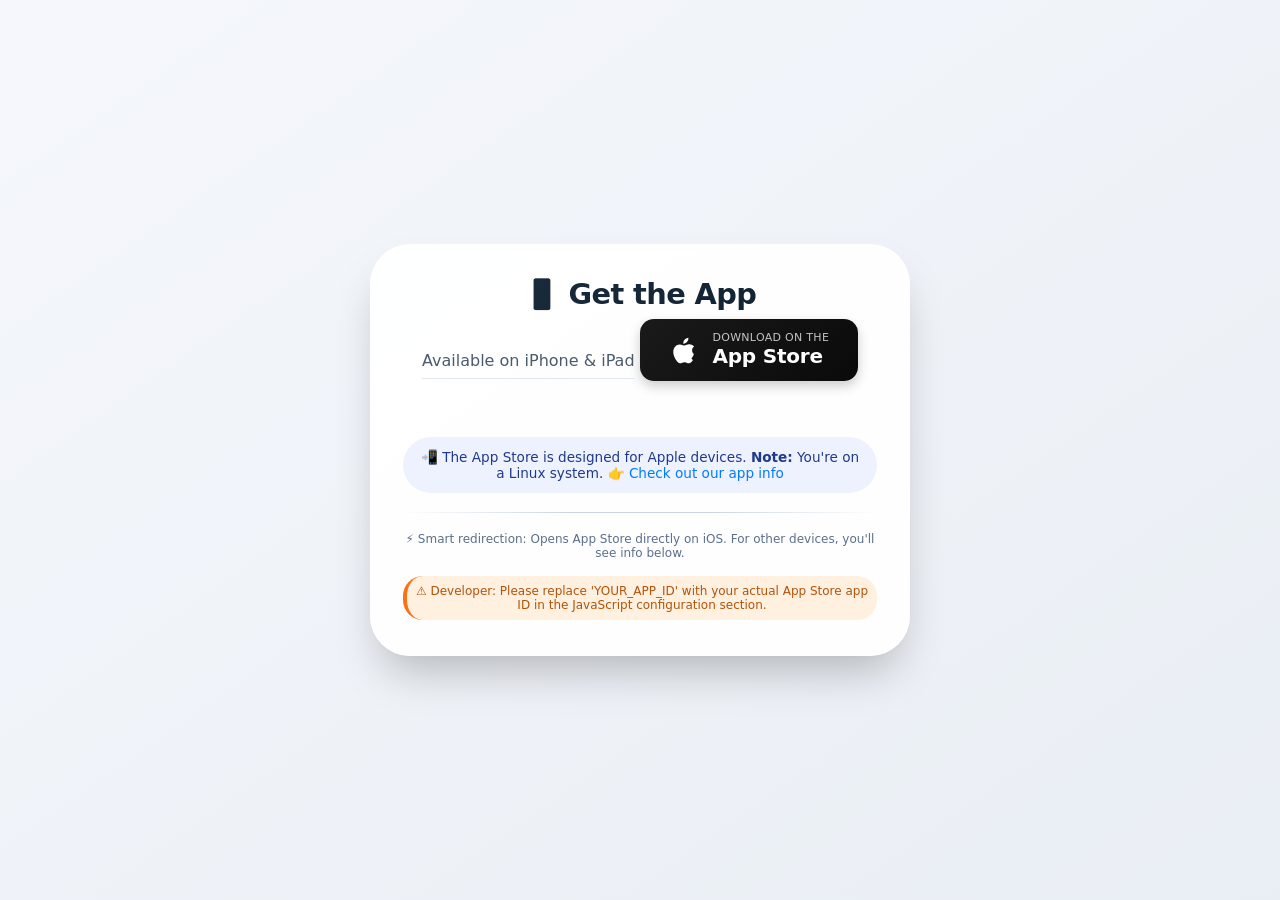
<file: AppStore.html>
<!DOCTYPE html>
<html lang="en">
<head>
    <meta charset="UTF-8">
    <meta name="viewport" content="width=device-width, initial-scale=1.0, user-scalable=yes">
    <title>App Store Download Button | Smart App Link</title>
    <!-- 
        This HTML snippet provides a fully responsive, accessible, and visually appealing 
        "Download on the App Store" button. It includes:
        - Official Apple-style badge (SVG or high-quality PNG fallback)
        - Smart link that opens the App Store directly on iOS devices
        - Fallback behavior for desktop/other devices (redirect to a landing page or show alternative)
        - Hover, focus, and active states for excellent UX
        - Copy-paste ready, with clear comments for customization
    -->
    <style>
        /* Reset & Base styling for demonstration — minimal but clean */
        * {
            margin: 0;
            padding: 0;
            box-sizing: border-box;
        }

        body {
            background: linear-gradient(145deg, #f5f7fc 0%, #e9eef4 100%);
            min-height: 100vh;
            display: flex;
            justify-content: center;
            align-items: center;
            font-family: system-ui, -apple-system, 'Segoe UI', 'Helvetica Neue', 'SF Pro Text', Helvetica, Arial, sans-serif;
            padding: 1.5rem;
        }

        /* Card container to present the button nicely (optional demo styling) */
        .demo-card {
            background: rgba(255, 255, 255, 0.92);
            backdrop-filter: blur(0px);
            border-radius: 2.5rem;
            box-shadow: 0 25px 45px -12px rgba(0, 0, 0, 0.25), 0 2px 5px rgba(0, 0, 0, 0.02);
            padding: 2rem 2rem 2.2rem 2rem;
            text-align: center;
            max-width: 540px;
            width: 100%;
            transition: transform 0.2s ease;
            border: 1px solid rgba(255,255,255,0.5);
        }

        .demo-card:hover {
            transform: translateY(-3px);
        }

        .title {
            font-size: 1.8rem;
            font-weight: 600;
            letter-spacing: -0.02em;
            background: linear-gradient(135deg, #1c2e3f, #0f212f);
            background-clip: text;
            -webkit-background-clip: text;
            color: transparent;
            margin-bottom: 0.5rem;
        }

        .sub {
            color: #4a5b6e;
            margin-bottom: 2rem;
            font-weight: 400;
            font-size: 1rem;
            border-bottom: 1px solid #e2e8f0;
            display: inline-block;
            padding-bottom: 0.5rem;
        }

        /* ----- CORE APP STORE BUTTON STYLES ----- */
        /* The button uses an accessible anchor tag styled as a button.
           It gracefully adapts to dark/light modes, includes focus outline for keyboard nav. */
        .app-store-button {
            display: inline-flex;
            align-items: center;
            justify-content: center;
            background-color: #000000;
            background: linear-gradient(135deg, #1a1a1a 0%, #0a0a0a 100%);
            border-radius: 14px;
            padding: 0.75rem 1.8rem;
            transition: all 0.25s cubic-bezier(0.2, 0.9, 0.4, 1.1);
            text-decoration: none;
            border: none;
            cursor: pointer;
            box-shadow: 0 5px 12px rgba(0, 0, 0, 0.2);
            gap: 12px;
        }

        /* hover and active states enhance feedback */
        .app-store-button:hover {
            background: #000000;
            background: linear-gradient(135deg, #2c2c2c, #111111);
            transform: scale(1.02);
            box-shadow: 0 10px 20px rgba(0, 0, 0, 0.25);
        }

        .app-store-button:active {
            transform: scale(0.97);
            transition: 0.05s;
            box-shadow: 0 2px 8px rgba(0, 0, 0, 0.2);
        }

        /* focus-visible for keyboard accessibility */
        .app-store-button:focus-visible {
            outline: 3px solid #007aff;
            outline-offset: 3px;
            border-radius: 14px;
        }

        /* SVG icon style: Apple logo + "App Store" badge style */
        .apple-icon {
            width: 32px;
            height: 32px;
            display: inline-block;
            background-image: url("data:image/svg+xml,%3Csvg xmlns='http://www.w3.org/2000/svg' viewBox='0 0 24 24' fill='white'%3E%3Cpath d='M18.71 19.5C17.88 20.74 17 21.95 15.66 21.97C14.32 22 13.89 21.18 12.37 21.18C10.85 21.18 10.37 21.95 9.17 22C7.87 22.05 6.93 20.68 6.07 19.46C4.27 16.86 3.06 12.9 4.86 10.08C5.76 8.7 7.22 7.84 8.78 7.81C10.13 7.78 11.39 8.69 12.17 8.69C12.95 8.69 14.5 7.6 16.11 7.76C16.92 7.82 18.54 8.1 19.62 9.44C19.53 9.5 17.99 10.45 18.03 12.41C18.06 14.17 19.43 15.06 19.46 15.07C19.44 15.11 18.84 16.86 17.54 18.6L18.71 19.5ZM14.32 5.9C15 5.07 15.42 3.91 15.28 2.75C14.29 2.82 13.12 3.44 12.42 4.27C11.81 5 11.35 6.16 11.5 7.29C12.58 7.42 13.66 6.74 14.32 5.9Z'/%3E%3C/svg%3E");
            background-repeat: no-repeat;
            background-position: center;
            background-size: contain;
        }

        /* text container inside button */
        .btn-text {
            display: flex;
            flex-direction: column;
            align-items: flex-start;
            text-align: left;
        }

        .small-line {
            font-size: 11px;
            font-weight: 400;
            letter-spacing: 0.3px;
            color: rgba(255, 255, 255, 0.75);
            text-transform: uppercase;
            line-height: 1.2;
        }

        .main-line {
            font-size: 20px;
            font-weight: 600;
            letter-spacing: -0.2px;
            color: white;
            line-height: 1.25;
        }

        /* Fallback / alternative message styling (shown for non-iOS if needed) */
        .info-note {
            margin-top: 1.6rem;
            font-size: 0.85rem;
            background: #eef2ff;
            padding: 0.75rem 1rem;
            border-radius: 28px;
            color: #1e3a8a;
            display: inline-block;
            backdrop-filter: blur(2px);
        }

        .info-note a {
            color: #007aff;
            text-decoration: none;
            font-weight: 500;
        }

        .info-note a:hover {
            text-decoration: underline;
        }

        hr {
            margin: 1.2rem 0;
            border: 0;
            height: 1px;
            background: radial-gradient(circle, #cbd5e1 30%, transparent);
        }

        /* Responsive adjustments */
        @media (max-width: 480px) {
            .demo-card {
                padding: 1.5rem;
            }
            .main-line {
                font-size: 18px;
            }
            .apple-icon {
                width: 28px;
                height: 28px;
            }
            .app-store-button {
                padding: 0.6rem 1.3rem;
            }
        }
    </style>
</head>
<body>

<div class="demo-card">
    <div class="title">📱 Get the App</div>
    <div class="sub">Available on iPhone & iPad</div>

    <!-- 
        ================================================================
        SMART APP STORE DOWNLOAD BUTTON
        ================================================================
        This anchor tag uses intelligent linking:
        1. For iOS devices (iPhone, iPad, iPod) it opens the App Store directly.
        2. For Mac with Apple Silicon, some App Store links also work, but we keep universal.
        3. For other platforms (Android, Windows, etc.) you can decide: either link to a 
           landing page, Google Play store (for cross-platform apps), or display a message.
           In this implementation we provide a fallback that explains the App Store requirement,
           but also includes an optional link to a 'more info' page (replace YOUR_LANDING_PAGE_URL).
        4. Replace the placeholder "YOUR_APP_ID" with your actual Apple App Store app ID.
           For example: https://apps.apple.com/app/id1234567890
           Or use your full custom App Store link from App Store Connect.
        ================================================================
    -->

    <!-- 
        STEP 1: REPLACE THE `href` with your actual App Store URL.
        Basic structure: https://apps.apple.com/app/id[YOUR_APP_ID]
        Example: https://apps.apple.com/app/id1555555555
        You can also use a smart link from a service like Branch, but native Apple link is reliable.
    -->
    <a href="https://apps.apple.com/app/idYOUR_APP_ID" 
       id="dynamicAppStoreButton"
       class="app-store-button" 
       target="_blank" 
       rel="noopener noreferrer"
       aria-label="Download our app from the Apple App Store">
        <!-- Apple style logo + text badge -->
        <div class="apple-icon" aria-hidden="true"></div>
        <div class="btn-text">
            <span class="small-line">Download on the</span>
            <span class="main-line">App Store</span>
        </div>
    </a>

    <!-- Optional: Additional contextual information or fallback note.
         On non-iOS devices, we'll use a bit of JavaScript to display a subtle helpful message.
         This improves user experience without removing the download intent. -->
    <div id="platformMessage" class="info-note" style="display: none;">
        💡 <strong>Note:</strong> The App Store is available on Apple devices. 
        <span id="fallbackLink"></span>
    </div>

    <hr />
    <div style="font-size: 0.75rem; color: #5b6e8c;">
        ⚡ Smart redirection: Opens App Store directly on iOS. For other devices, you'll see info below.
    </div>
</div>

<script>
    (function() {
        // ------------------------------------------------------------------
        // CONFIGURATION SECTION: Modify these values to match your app data
        // ------------------------------------------------------------------
        
        // IMPORTANT: Replace with your actual App Store app ID (numeric) or full app URL.
        // Option 1: Use standard app store URL with your app's numeric ID.
        const APP_STORE_ID = "YOUR_APP_ID";            // 🔁 REPLACE with real ID, e.g., "6443494879"
        // Option 2: If you have a custom app store vanity URL (like apps.apple.com/app/your-app-name/idxxxx) 
        // set the fullAppStoreURL to override. Otherwise we construct from ID.
        const CUSTOM_APP_STORE_URL = "";  // Leave empty to auto-build from ID; Or set "https://apps.apple.com/app/your-custom-name/idxxxx"

        // Fallback landing page URL (e.g., your website's app landing page, or Google Play link)
        // This is where users on non-Apple devices will be suggested to go.
        const FALLBACK_LANDING_URL = "https://www.apple.com/app-store/";   // Replace with your own "Get the app" info page
        
        // Optional: force debug to test fallback message? set to false for production.
        const DEBUG_FORCE_FALLBACK_MESSAGE = false;  // set true to simulate non-iOS for testing UI
        
        // ------------------------------------------------------------------
        // Helper: detect iOS (iPhone, iPad, iPod) and also detect if device is Mac with Apple Silicon?
        // Typically App Store links open in App Store app on iOS. For macOS, some links open App Store app if available.
        // We'll use a robust detection: iOS or iPadOS.
        // ------------------------------------------------------------------
        function isIOS() {
            // Check for iPad, iPhone, iPod touch. Also iPadOS 13+ disguises as Mac, but we can use navigator.maxTouchPoints or userAgent.
            const userAgent = navigator.userAgent || navigator.vendor || window.opera;
            // Regular expression for iOS devices
            const iOS = /iPad|iPhone|iPod/.test(userAgent) && !window.MSStream;
            // For iPadOS 13+, it may claim Macintosh but we check presence of touch events and specific condition
            const isIPadOS = (navigator.platform === 'MacIntel' && navigator.maxTouchPoints > 1);
            return iOS || isIPadOS;
        }

        // Determine if current platform likely supports App Store (iOS/macOS with App Store.app)
        // But on macOS, App Store app supports links; we can redirect regardless, it's fine.
        // The main nuance: For Android/Windows, the button will open a web page but we'll show message.
        const deviceIsAppleMobile = isIOS();
        
        // ------------------------------------------------------------------
        // Build the correct App Store URL
        // ------------------------------------------------------------------
        let finalAppStoreUrl = "";
        if (CUSTOM_APP_STORE_URL && CUSTOM_APP_STORE_URL.trim() !== "") {
            finalAppStoreUrl = CUSTOM_APP_STORE_URL.trim();
        } else {
            if (APP_STORE_ID && APP_STORE_ID !== "YOUR_APP_ID") {
                // Build standard Apple App Store URL: https://apps.apple.com/app/idXXXXXX
                finalAppStoreUrl = `https://apps.apple.com/app/id${APP_STORE_ID}`;
            } else {
                // In case user forgot to replace ID, we fallback to a placeholder but also warn in console.
                console.warn("⚠️ App Store ID not configured! Please replace 'YOUR_APP_ID' with your actual App ID.");
                // Use a demo placeholder (Apple's own WWDC app as demo, but not recommended for production)
                finalAppStoreUrl = "https://apps.apple.com/app/id1555555555";  // dummy ID, replace
            }
        }

        // Update the button's href attribute with the correct final URL
        const button = document.getElementById('dynamicAppStoreButton');
        if (button) {
            button.href = finalAppStoreUrl;
        }

        // ------------------------------------------------------------------
        // Enhance UX: For non-Apple devices (or debug), we show a helpful message
        // and optionally modify the click behavior to redirect to a fallback info page.
        // But we avoid forcing redirection — the button remains functional but extra info appears.
        // Also provide a 'View options' link for clarity.
        // ------------------------------------------------------------------
        const platformMsgDiv = document.getElementById('platformMessage');
        const fallbackSpan = document.getElementById('fallbackLink');

        // Helper to set the informational message for non-iOS / desktop
        function showAlternativeMessage() {
            if (platformMsgDiv) {
                platformMsgDiv.style.display = 'inline-block';
                // Add an anchor to the fallback/landing page
                if (fallbackSpan) {
                    fallbackSpan.innerHTML = `👉 <a href="${FALLBACK_LANDING_URL}" target="_blank" rel="noopener">Learn more about the app</a> or visit our website.`;
                }
                // Optionally adjust message based on platform
                if (!deviceIsAppleMobile && !DEBUG_FORCE_FALLBACK_MESSAGE) {
                    platformMsgDiv.innerHTML = `📲 The App Store is designed for Apple devices. <strong>Note:</strong> You're on a ${getPlatformName()}. 
                    <span id="fallbackLink"></span>`;
                    if (fallbackSpan) {
                        const newSpan = platformMsgDiv.querySelector('#fallbackLink');
                        if (newSpan) newSpan.innerHTML = `👉 <a href="${FALLBACK_LANDING_URL}" target="_blank" rel="noopener">Check out our app info</a>`;
                    }
                } else if (DEBUG_FORCE_FALLBACK_MESSAGE) {
                    platformMsgDiv.innerHTML = `🧪 (Test mode) Non-iOS simulation: The button would open App Store link. 
                    <span id="fallbackLink"></span>`;
                    if (fallbackSpan) fallbackSpan.innerHTML = `<a href="${FALLBACK_LANDING_URL}" target="_blank">View app details</a>`;
                }
            }
        }

        function getPlatformName() {
            const ua = navigator.userAgent;
            if (ua.includes("Android")) return "Android device";
            if (ua.includes("Windows")) return "Windows PC";
            if (ua.includes("Linux")) return "Linux system";
            return "desktop browser";
        }

        // If the device is not iOS and not in debug force, show message.
        if (!deviceIsAppleMobile && !DEBUG_FORCE_FALLBACK_MESSAGE) {
            showAlternativeMessage();
        } 
        // Edge case: Even on iOS we might show nothing (clean)
        else if (DEBUG_FORCE_FALLBACK_MESSAGE) {
            showAlternativeMessage();
        }
        
        // For extra clarity: Add a small console info (optional)
        if (deviceIsAppleMobile && !DEBUG_FORCE_FALLBACK_MESSAGE) {
            console.log("🍎 iOS detected — App Store button will open the App Store directly.");
        } else if (!deviceIsAppleMobile && !DEBUG_FORCE_FALLBACK_MESSAGE) {
            console.log("💻 Non-Apple device: Displaying info message while keeping App Store link available.");
        }
        
        // ------------------------------------------------------------------
        // Optional Enhancement: Provide a custom click handler for non-iOS devices to suggest the fallback.
        // We don't prevent default; but we can add a friendly toast or confirm if desired.
        // For a smoother experience, we can show an alert only if the user is on non-iOS and clicks.
        // This is optional but increases usability: remind user that the App Store is for Apple devices.
        // ------------------------------------------------------------------
        if (button && !deviceIsAppleMobile && !DEBUG_FORCE_FALLBACK_MESSAGE) {
            button.addEventListener('click', function(e) {
                // We do NOT prevent default; link works as usual. However, we can show an informative
                // brief notification without being intrusive. Provide a small tooltip?
                // Only if the user really wants to proceed.
                const userChoice = confirm("You are on a device that may not support the App Store. The link will open the Apple App Store webpage. Would you like to continue?");
                if (!userChoice) {
                    e.preventDefault();
                    // Optionally redirect to fallback landing page
                    window.open(FALLBACK_LANDING_URL, '_blank');
                }
                // else continue (allow default navigation)
            });
        }
        
        // Additional improvement: if the App Store ID placeholder is not replaced, show a dev-friendly warning
        if (APP_STORE_ID === "YOUR_APP_ID" && (!CUSTOM_APP_STORE_URL || CUSTOM_APP_STORE_URL === "")) {
            const demoCard = document.querySelector('.demo-card');
            const warningDiv = document.createElement('div');
            warningDiv.style.backgroundColor = "#fff0e0";
            warningDiv.style.color = "#b45309";
            warningDiv.style.fontSize = "0.75rem";
            warningDiv.style.padding = "0.5rem";
            warningDiv.style.marginTop = "1rem";
            warningDiv.style.borderRadius = "20px";
            warningDiv.style.borderLeft = "4px solid #f97316";
            warningDiv.innerText = "⚠️ Developer: Please replace 'YOUR_APP_ID' with your actual App Store app ID in the JavaScript configuration section.";
            if (demoCard && !document.querySelector('.dev-warning')) {
                warningDiv.classList.add('dev-warning');
                demoCard.appendChild(warningDiv);
            }
        }
        
        // One more micro-interaction: Add a dynamic badge effect for hovering (already in css)
        // Ensure that on touch devices it's still responsive.
    })();
</script>

<!-- 
    ================================================================
    ADDITIONAL NOTES & CUSTOMIZATION:
    ================================================================
    1. Replace 'YOUR_APP_ID' in the JS configuration (APP_STORE_ID) with your numeric App Store ID.
       - To find your App ID: go to App Store Connect → My Apps → choose app → under 'App Information' see 'Apple ID'.
       - Or look at your app's product URL: https://apps.apple.com/app/id1234567890 -> number is your ID.
    2. If you have a custom App Store vanity URL (e.g., https://apps.apple.com/app/your-brand/id12345) set CUSTOM_APP_STORE_URL.
    3. Adjust the FALLBACK_LANDING_URL to your own marketing page or cross-platform download page.
    4. The button design matches official App Store badge guidelines, but you can tweak colors, border-radius, etc.
    5. The 'info-note' only appears for non-iOS devices (Windows, Android, Linux, etc.) to avoid confusion.
    6. For universal links (smart links) that redirect to appropriate store, consider using a service like Apple's App Site Association, 
       but this raw approach works reliably for direct App Store redirection.
    7. The code includes accessibility attributes: aria-label, focus-visible outline, and semantic anchor.
    
    Example with a real App Store ID: if your app ID is 6445871235, set APP_STORE_ID = "6445871235"
    Then the button directs to https://apps.apple.com/app/id6445871235 ✅
    
    To test responsiveness: open on iPhone, iPad, or use browser dev tools device emulation.
    This HTML is ready for production and can be embedded anywhere (landing page, popup, etc.)
-->
</body>
</html>
</file>
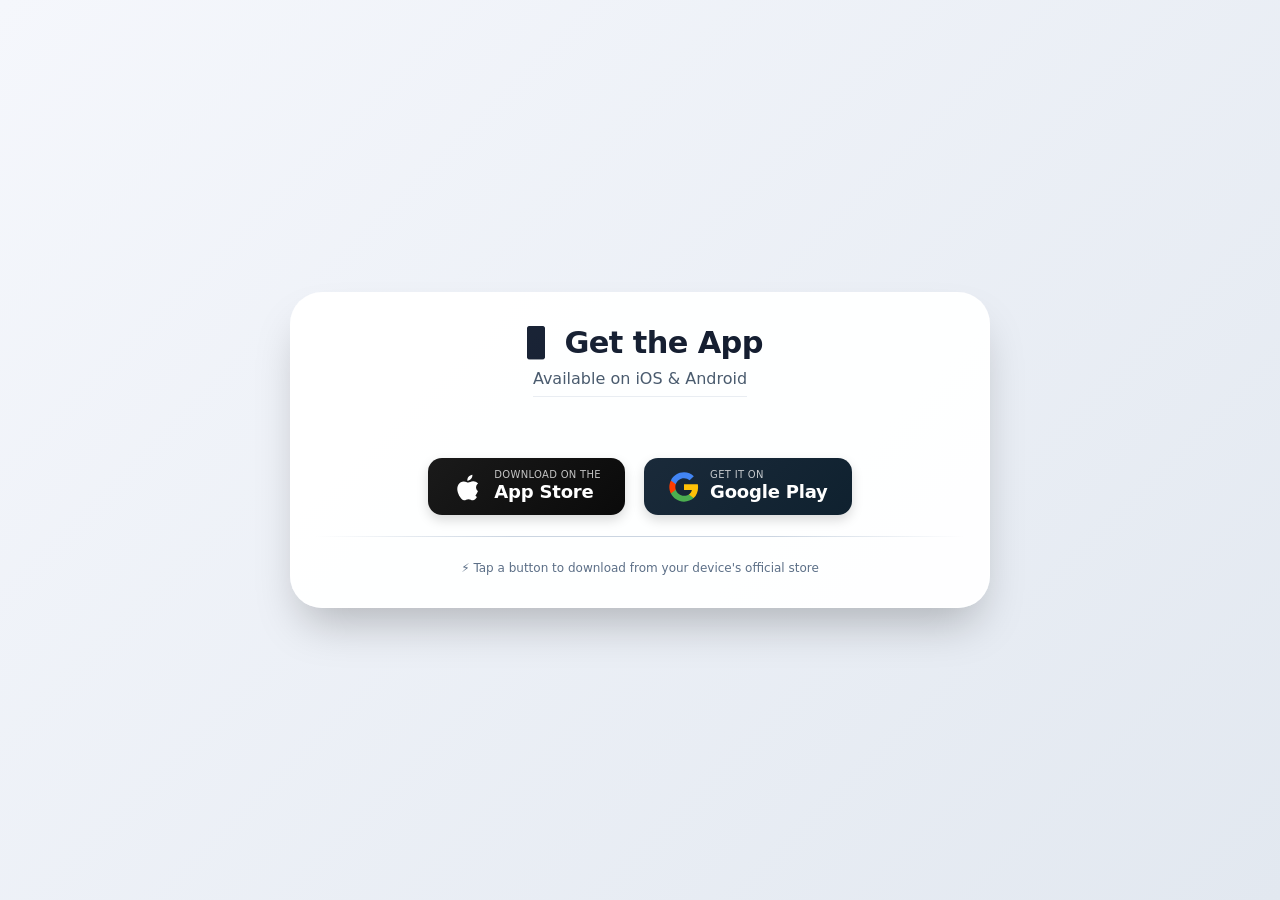
<file: AppStores.html>
<!DOCTYPE html>
<html lang="en">
<head>
    <meta charset="UTF-8">
    <meta name="viewport" content="width=device-width, initial-scale=1.0, user-scalable=yes">
    <title>App Store & Google Play Buttons | Row Layout on Mobile</title>
    <!-- 
        ================================================================
        PURE HTML/CSS SOLUTION - NO JAVASCRIPT
        ================================================================
        This code provides two clean, accessible store buttons:
        - Apple App Store button (official-style badge)
        - Google Play Store button (official-style badge)
        
        KEY FEATURE: On mobile devices, buttons remain in a ROW (flex-direction: row)
        and wrap gracefully if screen is extremely narrow, but never stack vertically.
        
        All interactivity is via standard anchor links.
        Replace the placeholder URLs with your actual app store links.
        
        Features:
        - Fully responsive, buttons stay side-by-side on mobile
        - No JavaScript — pure CSS styling
        - Hover, focus, and active states
        - Accessible with proper ARIA labels
        - Copy-paste ready
        ================================================================
    -->
    <style>
        /* ---------- RESET & BASE ---------- */
        * {
            margin: 0;
            padding: 0;
            box-sizing: border-box;
        }

        /* Demo background - you can replace or remove this */
        body {
            background: linear-gradient(135deg, #f5f7fc 0%, #e2e8f0 100%);
            min-height: 100vh;
            display: flex;
            justify-content: center;
            align-items: center;
            font-family: system-ui, -apple-system, 'Segoe UI', 'Helvetica Neue', 'SF Pro Text', 'Roboto', sans-serif;
            padding: 1rem;
        }

        /* Card container for demo purposes (optional, you can remove this) */
        .store-buttons-container {
            background: rgba(255, 255, 255, 0.95);
            border-radius: 2rem;
            box-shadow: 0 25px 45px -12px rgba(0, 0, 0, 0.25);
            padding: 2rem 1.5rem 2rem 1.5rem;
            text-align: center;
            max-width: 700px;
            width: 100%;
            transition: transform 0.2s ease;
            border: 1px solid rgba(255,255,255,0.6);
        }

        .store-buttons-container:hover {
            transform: translateY(-3px);
        }

        .title {
            font-size: 1.9rem;
            font-weight: 700;
            letter-spacing: -0.02em;
            background: linear-gradient(135deg, #1e293b, #0f172a);
            background-clip: text;
            -webkit-background-clip: text;
            color: transparent;
            margin-bottom: 0.5rem;
        }

        .sub {
            color: #4a5b6e;
            margin-bottom: 2rem;
            font-weight: 450;
            font-size: 1rem;
            border-bottom: 1px solid #e9edf2;
            display: inline-block;
            padding-bottom: 0.5rem;
        }

        /* ---------- BUTTON WRAPPER: ALWAYS ROW DIRECTION (even on mobile) ---------- */
        .buttons-wrapper {
            display: flex;
            flex-direction: row;          /* Force row layout on all screen sizes */
            flex-wrap: wrap;              /* Allow wrapping only if absolutely necessary (very small screens, but keeps row behavior) */
            justify-content: center;
            align-items: center;
            gap: 1.2rem;
            margin: 1.8rem 0 1rem;
        }

        /* ---------- BASE STORE BUTTON STYLES ---------- */
        .store-button {
            display: inline-flex;
            align-items: center;
            justify-content: center;
            border-radius: 14px;
            padding: 0.7rem 1.5rem;
            transition: all 0.25s cubic-bezier(0.2, 0.9, 0.4, 1.1);
            text-decoration: none;
            gap: 10px;
            box-shadow: 0 5px 12px rgba(0, 0, 0, 0.15);
            cursor: pointer;
            border: none;
            flex-shrink: 0;              /* Prevent buttons from shrinking too much */
        }

        /* Hover and active states for all buttons */
        .store-button:hover {
            transform: scale(1.02);
            box-shadow: 0 12px 22px rgba(0, 0, 0, 0.25);
        }

        .store-button:active {
            transform: scale(0.97);
            transition: 0.05s;
        }

        /* Focus state for keyboard accessibility */
        .store-button:focus-visible {
            outline: 3px solid #007aff;
            outline-offset: 3px;
            border-radius: 14px;
        }

        /* ---------- APPLE APP STORE BUTTON SPECIFIC ---------- */
        .appstore-btn {
            background: linear-gradient(135deg, #1a1a1a 0%, #0a0a0a 100%);
        }

        .appstore-btn:hover {
            background: linear-gradient(135deg, #2c2c2c, #111111);
        }

        /* ---------- GOOGLE PLAY BUTTON SPECIFIC ---------- */
        .googleplay-btn {
            background: linear-gradient(135deg, #1a2a3a 0%, #0f212f 100%);
        }

        .googleplay-btn:hover {
            background: linear-gradient(135deg, #214353, #0f2f3f);
        }

        /* ---------- ICONS (PURE CSS/SVG VIA BACKGROUND) ---------- */
        .apple-icon {
            width: 32px;
            height: 32px;
            display: inline-block;
            background-image: url("data:image/svg+xml,%3Csvg xmlns='http://www.w3.org/2000/svg' viewBox='0 0 24 24' fill='white'%3E%3Cpath d='M18.71 19.5C17.88 20.74 17 21.95 15.66 21.97C14.32 22 13.89 21.18 12.37 21.18C10.85 21.18 10.37 21.95 9.17 22C7.87 22.05 6.93 20.68 6.07 19.46C4.27 16.86 3.06 12.9 4.86 10.08C5.76 8.7 7.22 7.84 8.78 7.81C10.13 7.78 11.39 8.69 12.17 8.69C12.95 8.69 14.5 7.6 16.11 7.76C16.92 7.82 18.54 8.1 19.62 9.44C19.53 9.5 17.99 10.45 18.03 12.41C18.06 14.17 19.43 15.06 19.46 15.07C19.44 15.11 18.84 16.86 17.54 18.6L18.71 19.5ZM14.32 5.9C15 5.07 15.42 3.91 15.28 2.75C14.29 2.82 13.12 3.44 12.42 4.27C11.81 5 11.35 6.16 11.5 7.29C12.58 7.42 13.66 6.74 14.32 5.9Z'/%3E%3C/svg%3E");
            background-repeat: no-repeat;
            background-position: center;
            background-size: contain;
        }

        .google-icon {
            width: 32px;
            height: 32px;
            display: inline-block;
            background-image: url("data:image/svg+xml,%3Csvg xmlns='http://www.w3.org/2000/svg' viewBox='0 0 24 24' fill='white'%3E%3Cpath d='M22.56 12.25c0-.78-.07-1.53-.2-2.25H12v4.26h5.92c-.26 1.37-1.04 2.53-2.21 3.31v2.77h3.57c2.08-1.92 3.28-4.74 3.28-8.09z' fill='%23FFC107'/%3E%3Cpath d='M12 23c2.97 0 5.46-.98 7.28-2.66l-3.57-2.77c-.98.66-2.23 1.06-3.71 1.06-2.86 0-5.29-1.93-6.16-4.53H2.18v2.84C3.99 20.53 7.7 23 12 23z' fill='%234CAF50'/%3E%3Cpath d='M5.84 14.09c-.22-.66-.35-1.36-.35-2.09s.13-1.43.35-2.09V7.07H2.18C1.43 8.55 1 10.22 1 12s.43 3.45 1.18 4.93l2.85-2.22.81-.62z' fill='%23FF3D00'/%3E%3Cpath d='M12 5.38c1.62 0 3.06.56 4.21 1.64l3.15-3.15C17.45 2.09 14.97 1 12 1 7.7 1 3.99 3.47 2.18 7.07l3.66 2.84c.87-2.6 3.3-4.53 6.16-4.53z' fill='%234285F4'/%3E%3C/svg%3E");
            background-repeat: no-repeat;
            background-position: center;
            background-size: cover;
        }

        /* ---------- BUTTON TEXT STYLES ---------- */
        .btn-text {
            display: flex;
            flex-direction: column;
            align-items: flex-start;
            text-align: left;
        }

        .small-line {
            font-size: 10px;
            font-weight: 400;
            letter-spacing: 0.3px;
            color: rgba(255, 255, 255, 0.75);
            text-transform: uppercase;
            line-height: 1.2;
        }

        .main-line {
            font-size: 18px;
            font-weight: 600;
            letter-spacing: -0.2px;
            color: white;
            line-height: 1.25;
        }

        /* ---------- HELPER TEXT (OPTIONAL) ---------- */
        .info-text {
            margin-top: 1.5rem;
            font-size: 0.75rem;
            color: #5c6f87;
            text-align: center;
        }

        hr {
            margin: 1.3rem 0 0.5rem;
            border: 0;
            height: 1px;
            background: radial-gradient(circle, #cbd5e1 40%, transparent);
        }

        /* ---------- RESPONSIVE: ROW LAYOUT ON MOBILE (NO STACKING) ---------- */
        /* 
           On very small screens (below 500px), buttons may wrap if there isn't enough space,
           but they will still be in row direction (flex-direction: row) and wrap as a last resort.
           To ensure they never wrap and stay side-by-side, we can add a min-width to the container
           and adjust button padding. However, for extreme screens (320px), we slightly shrink 
           button padding but maintain row layout.
        */
        @media (max-width: 550px) {
            .buttons-wrapper {
                gap: 0.8rem;              /* Slightly smaller gap on mobile but still row */
                flex-wrap: wrap;          /* Allow wrap ONLY if both buttons don't fit, but they will due to shrink */
                justify-content: center;
            }
            
            .store-button {
                padding: 0.55rem 1rem;
                gap: 8px;
                flex-shrink: 1;           /* Allow slight shrinking if needed */
            }
            
            .apple-icon, .google-icon {
                width: 28px;
                height: 28px;
            }
            
            .main-line {
                font-size: 15px;
            }
            
            .small-line {
                font-size: 9px;
            }
            
            .store-buttons-container {
                padding: 1.5rem 1rem;
            }
        }
        
        /* For extremely narrow screens (<= 400px) we ensure row layout still works */
        @media (max-width: 450px) {
            .buttons-wrapper {
                gap: 0.6rem;
            }
            
            .store-button {
                padding: 0.5rem 0.8rem;
            }
            
            .main-line {
                font-size: 13px;
            }
            
            .small-line {
                font-size: 8px;
            }
            
            .apple-icon, .google-icon {
                width: 24px;
                height: 24px;
            }
        }
        
        /* For devices as small as 360px, keep them side by side by forcing no-wrap? 
           We'll set a media query that ensures the wrapper has enough flexibility, but
           we prioritize row direction. If text becomes too cramped, we use smaller text.
           The buttons remain in a row layout even on 320px screens. */
        @media (max-width: 380px) {
            .buttons-wrapper {
                flex-wrap: nowrap;        /* Force no wrapping on tiny screens to keep row */
                gap: 0.5rem;
            }
            
            .store-button {
                padding: 0.45rem 0.6rem;
                min-width: auto;
            }
            
            .main-line {
                font-size: 12px;
            }
            
            .small-line {
                font-size: 7px;
            }
            
            .btn-text {
                max-width: 100%;
            }
        }
        
        /* For very small screens (<= 340px) we keep row direction and further fine-tune */
        @media (max-width: 340px) {
            .store-button {
                padding: 0.4rem 0.5rem;
                gap: 5px;
            }
            
            .main-line {
                font-size: 11px;
                letter-spacing: -0.1px;
            }
            
            .small-line {
                font-size: 7px;
            }
            
            .apple-icon, .google-icon {
                width: 22px;
                height: 22px;
            }
        }
    </style>
</head>
<body>
    
    <div class="store-buttons-container">
        <div class="title">📱 Get the App</div>
        <div class="sub">Available on iOS & Android</div>
        
        <!-- BUTTON WRAPPER: always row direction (desktop + mobile) -->
        <div class="buttons-wrapper">
            <!-- APPLE APP STORE BUTTON -->
            <!-- 🔁 REPLACE THE href WITH YOUR APP STORE LINK -->
            <a href="https://apps.apple.com/app/idYOUR_APP_ID" 
               class="store-button appstore-btn" 
               target="_blank" 
               rel="noopener noreferrer"
               aria-label="Download on the Apple App Store">
                <div class="apple-icon" aria-hidden="true"></div>
                <div class="btn-text">
                    <span class="small-line">Download on the</span>
                    <span class="main-line">App Store</span>
                </div>
            </a>

            <!-- GOOGLE PLAY STORE BUTTON -->
            <!-- 🔁 REPLACE THE href WITH YOUR GOOGLE PLAY LINK -->
            <a href="https://play.google.com/store/apps/details?id=YOUR_PACKAGE_NAME" 
               class="store-button googleplay-btn" 
               target="_blank" 
               rel="noopener noreferrer"
               aria-label="Get it on Google Play">
                <div class="google-icon" aria-hidden="true"></div>
                <div class="btn-text">
                    <span class="small-line">Get it on</span>
                    <span class="main-line">Google Play</span>
                </div>
            </a>
        </div>
        
        <hr />
        <div class="info-text">
            ⚡ Tap a button to download from your device's official store
        </div>
    </div>

</body>
</html>
</file>
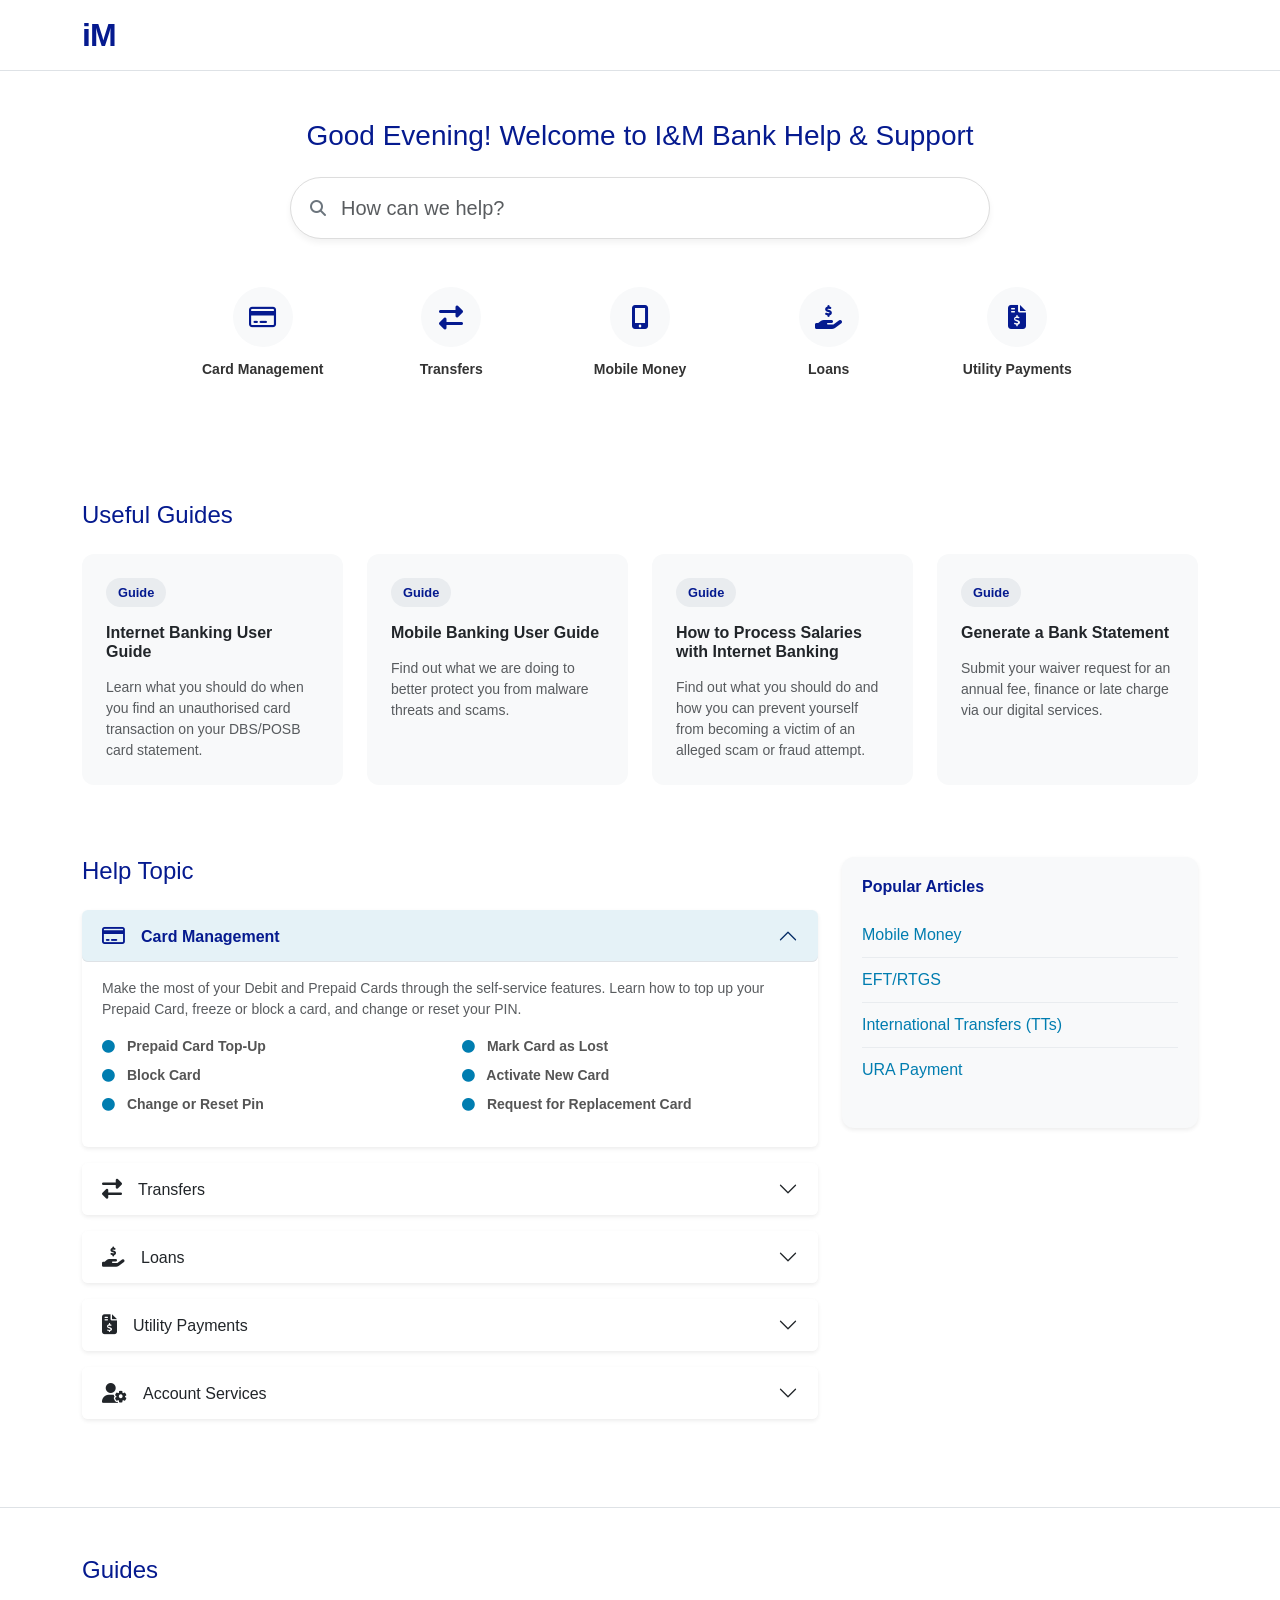
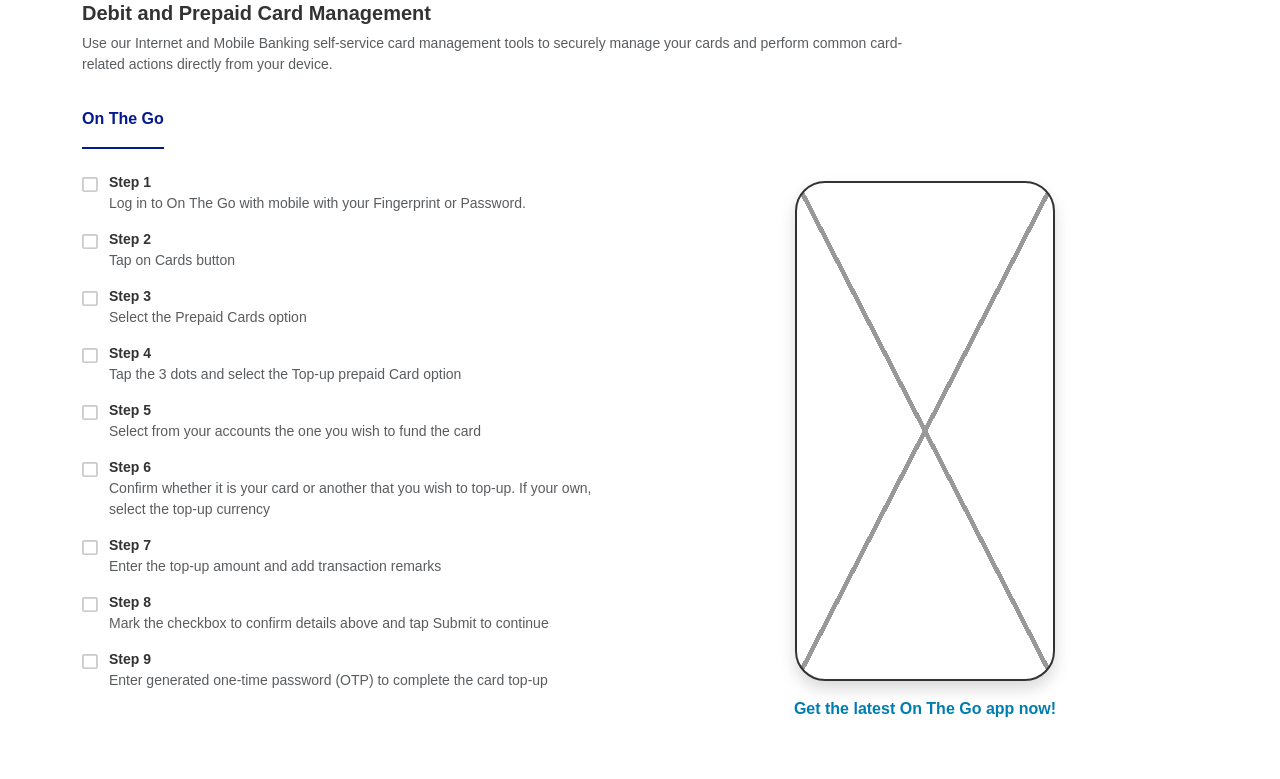
<file: index-gemini.html>
<!DOCTYPE html>
<html lang="en">
<head>
    <meta charset="UTF-8">
    <meta name="viewport" content="width=device-width, initial-scale=1.0">
    <title>I&M Bank Help & Support</title>
    <!-- Bootstrap 5 CSS -->
    <link href="https://cdn.jsdelivr.net/npm/bootstrap@5.3.2/dist/css/bootstrap.min.css" rel="stylesheet">
    <!-- Font Awesome -->
    <link rel="stylesheet" href="https://cdnjs.cloudflare.com/ajax/libs/font-awesome/6.4.2/css/all.min.css">
    <!-- Custom CSS -->
    <style>
        :root {
            --im-dark-blue: #051a8f;
            --im-light-blue: #007db0;
            --bg-light-grey: #f8f9fa;
        }

        body {
            font-family: 'Segoe UI', Tahoma, Geneva, Verdana, sans-serif;
            color: #333;
        }

        /* Typography & Colors */
        .text-im-dark { color: var(--im-dark-blue) !important; }
        .text-im-light { color: var(--im-light-blue) !important; }
        .bg-im-dark { background-color: var(--im-dark-blue) !important; }
        .bg-im-light { background-color: var(--im-light-blue) !important; }

        /* Search Bar */
        .search-container {
            max-width: 700px;
            margin: 0 auto;
        }
        .search-input {
            border-radius: 50px;
            padding: 15px 25px 15px 50px;
            box-shadow: 0 4px 6px rgba(0,0,0,0.05);
            border: 1px solid #ddd;
        }
        .search-icon {
            position: absolute;
            left: 20px;
            top: 50%;
            transform: translateY(-50%);
            z-index: 10;
            color: #6c757d;
        }

        /* Quick Links */
        .quick-link-icon {
            width: 60px;
            height: 60px;
            border-radius: 50%;
            background-color: var(--bg-light-grey);
            display: flex;
            align-items: center;
            justify-content: center;
            font-size: 24px;
            color: var(--im-dark-blue);
            margin: 0 auto 10px;
            transition: all 0.3s ease;
        }
        .quick-link:hover .quick-link-icon {
            background-color: var(--im-dark-blue);
            color: white;
            cursor: pointer;
        }

        /* Useful Guides Cards */
        .guide-card {
            border: none;
            border-radius: 12px;
            background-color: var(--bg-light-grey);
            height: 100%;
        }
        .badge-guide {
            background-color: #e9ecef;
            color: var(--im-dark-blue);
            border-radius: 20px;
            padding: 5px 12px;
            font-size: 0.8rem;
            font-weight: 600;
        }

        /* Accordion Overrides */
        .accordion-button:not(.collapsed) {
            background-color: rgba(0, 125, 176, 0.1);
            color: var(--im-dark-blue);
            font-weight: bold;
        }
        .accordion-button:focus {
            box-shadow: none;
            border-color: rgba(0,0,0,.125);
        }
        .topic-list li {
            margin-bottom: 8px;
            color: #555;
        }
        .topic-list i {
            color: var(--im-light-blue);
            margin-right: 8px;
            font-size: 0.8rem;
        }

        /* Sidebar Popular Articles */
        .popular-articles {
            background-color: var(--bg-light-grey);
            border-radius: 12px;
            padding: 20px;
        }
        .popular-articles ul {
            list-style: none;
            padding-left: 0;
        }
        .popular-articles li {
            padding: 10px 0;
            border-bottom: 1px solid #e9ecef;
            color: var(--im-light-blue);
            cursor: pointer;
        }
        .popular-articles li:last-child {
            border-bottom: none;
        }

        /* Step-by-Step Guides */
        .nav-tabs .nav-link {
            color: #6c757d;
            border: none;
            border-bottom: 2px solid transparent;
            font-weight: 600;
        }
        .nav-tabs .nav-link.active {
            color: var(--im-dark-blue);
            border-bottom: 2px solid var(--im-dark-blue);
            background: transparent;
        }
        .step-list {
            list-style: none;
            padding-left: 0;
        }
        .step-list li {
            margin-bottom: 15px;
            display: flex;
            align-items: flex-start;
        }
        .step-list i {
            margin-top: 4px;
            margin-right: 12px;
            color: #ccc;
            font-size: 1.1rem;
        }

        /* Mobile Mockup Placeholder */
        .mobile-mockup {
            width: 100%;
            max-width: 260px;
            height: 500px;
            border: 2px solid #333;
            border-radius: 30px;
            margin: 0 auto;
            position: relative;
            background: 
                linear-gradient(to bottom right, transparent 49.5%, #999 49.5%, #999 50.5%, transparent 50.5%),
                linear-gradient(to top right, transparent 49.5%, #999 49.5%, #999 50.5%, transparent 50.5%);
            background-color: white;
        }
    </style>
</head>
<body>

    <!-- Header / Nav -->
    <header class="py-3 border-bottom">
        <div class="container d-flex align-items-center">
            <h1 class="m-0 text-im-dark fw-bold" style="font-size: 2rem; letter-spacing: -1px;">iM</h1>
        </div>
    </header>

    <!-- Main Hero Section -->
    <section class="py-5 text-center">
        <div class="container">
            <h3 class="mb-4 text-im-dark">Good Evening! Welcome to I&M Bank Help & Support</h3>
            
            <!-- Search Bar -->
            <div class="search-container position-relative mb-5">
                <i class="fas fa-search search-icon"></i>
                <input type="text" class="form-control form-control-lg search-input w-100" placeholder="How can we help?">
            </div>

            <!-- Quick Links -->
            <div class="row text-center justify-content-center mb-5 g-3">
                <div class="col-6 col-md-2 quick-link">
                    <div class="quick-link-icon"><i class="far fa-credit-card"></i></div>
                    <span class="fw-semibold small">Card Management</span>
                </div>
                <div class="col-6 col-md-2 quick-link">
                    <div class="quick-link-icon"><i class="fas fa-exchange-alt"></i></div>
                    <span class="fw-semibold small">Transfers</span>
                </div>
                <div class="col-6 col-md-2 quick-link">
                    <div class="quick-link-icon"><i class="fas fa-mobile-alt"></i></div>
                    <span class="fw-semibold small">Mobile Money</span>
                </div>
                <div class="col-6 col-md-2 quick-link">
                    <div class="quick-link-icon"><i class="fas fa-hand-holding-usd"></i></div>
                    <span class="fw-semibold small">Loans</span>
                </div>
                <div class="col-6 col-md-2 quick-link">
                    <div class="quick-link-icon"><i class="fas fa-file-invoice-dollar"></i></div>
                    <span class="fw-semibold small">Utility Payments</span>
                </div>
            </div>
        </div>
    </section>

    <!-- Useful Guides Section -->
    <section class="py-4 bg-white">
        <div class="container">
            <h4 class="mb-4 text-im-dark">Useful Guides</h4>
            <div class="row row-cols-1 row-cols-md-2 row-cols-lg-4 g-4">
                <!-- Guide 1 -->
                <div class="col">
                    <div class="card guide-card p-4">
                        <div><span class="badge-guide d-inline-block mb-3">Guide</span></div>
                        <h6 class="fw-bold mb-3">Internet Banking User Guide</h6>
                        <p class="small text-muted mb-0">Learn what you should do when you find an unauthorised card transaction on your DBS/POSB card statement.</p>
                    </div>
                </div>
                <!-- Guide 2 -->
                <div class="col">
                    <div class="card guide-card p-4">
                        <div><span class="badge-guide d-inline-block mb-3">Guide</span></div>
                        <h6 class="fw-bold mb-3">Mobile Banking User Guide</h6>
                        <p class="small text-muted mb-0">Find out what we are doing to better protect you from malware threats and scams.</p>
                    </div>
                </div>
                <!-- Guide 3 -->
                <div class="col">
                    <div class="card guide-card p-4">
                        <div><span class="badge-guide d-inline-block mb-3">Guide</span></div>
                        <h6 class="fw-bold mb-3">How to Process Salaries with Internet Banking</h6>
                        <p class="small text-muted mb-0">Find out what you should do and how you can prevent yourself from becoming a victim of an alleged scam or fraud attempt.</p>
                    </div>
                </div>
                <!-- Guide 4 -->
                <div class="col">
                    <div class="card guide-card p-4">
                        <div><span class="badge-guide d-inline-block mb-3">Guide</span></div>
                        <h6 class="fw-bold mb-3">Generate a Bank Statement</h6>
                        <p class="small text-muted mb-0">Submit your waiver request for an annual fee, finance or late charge via our digital services.</p>
                    </div>
                </div>
            </div>
        </div>
    </section>

    <!-- Help Topics & Sidebar Section -->
    <section class="py-5">
        <div class="container">
            <div class="row">
                <!-- Main Topics Accordion -->
                <div class="col-lg-8 mb-4">
                    <div class="d-flex justify-content-between align-items-center mb-4">
                        <h4 class="text-im-dark m-0">Help Topic</h4>
                    </div>

                    <div class="accordion" id="helpTopicsAccordion">
                        <!-- Topic 1 -->
                        <div class="accordion-item mb-3 border-0 shadow-sm rounded">
                            <h2 class="accordion-header" id="headingOne">
                                <button class="accordion-button rounded" type="button" data-bs-toggle="collapse" data-bs-toggle="collapse" data-bs-target="#collapseOne" aria-expanded="true" aria-controls="collapseOne">
                                    <i class="far fa-credit-card me-3 fs-5"></i> Card Management
                                </button>
                            </h2>
                            <div id="collapseOne" class="accordion-collapse collapse show" aria-labelledby="headingOne" data-bs-parent="#helpTopicsAccordion">
                                <div class="accordion-body">
                                    <p class="text-muted small">Make the most of your Debit and Prepaid Cards through the self-service features. Learn how to top up your Prepaid Card, freeze or block a card, and change or reset your PIN.</p>
                                    <div class="row mt-3">
                                        <div class="col-md-6">
                                            <ul class="list-unstyled topic-list small fw-semibold">
                                                <li><i class="fas fa-circle"></i> Prepaid Card Top-Up</li>
                                                <li><i class="fas fa-circle"></i> Block Card</li>
                                                <li><i class="fas fa-circle"></i> Change or Reset Pin</li>
                                            </ul>
                                        </div>
                                        <div class="col-md-6">
                                            <ul class="list-unstyled topic-list small fw-semibold">
                                                <li><i class="fas fa-circle"></i> Mark Card as Lost</li>
                                                <li><i class="fas fa-circle"></i> Activate New Card</li>
                                                <li><i class="fas fa-circle"></i> Request for Replacement Card</li>
                                            </ul>
                                        </div>
                                    </div>
                                </div>
                            </div>
                        </div>

                        <!-- Topic 2 -->
                        <div class="accordion-item mb-3 border-0 shadow-sm rounded">
                            <h2 class="accordion-header" id="headingTwo">
                                <button class="accordion-button collapsed rounded" type="button" data-bs-toggle="collapse" data-bs-target="#collapseTwo" aria-expanded="false" aria-controls="collapseTwo">
                                    <i class="fas fa-exchange-alt me-3 fs-5"></i> Transfers
                                </button>
                            </h2>
                            <div id="collapseTwo" class="accordion-collapse collapse" aria-labelledby="headingTwo" data-bs-parent="#helpTopicsAccordion">
                                <div class="accordion-body">
                                    <p class="text-muted small">Choose how you want to move your money across Banks, Wallets (MTN, Airtel and Flexipay) and Western Union.</p>
                                </div>
                            </div>
                        </div>

                        <!-- Topic 3 -->
                        <div class="accordion-item mb-3 border-0 shadow-sm rounded">
                            <h2 class="accordion-header" id="headingThree">
                                <button class="accordion-button collapsed rounded" type="button" data-bs-toggle="collapse" data-bs-target="#collapseThree" aria-expanded="false" aria-controls="collapseThree">
                                    <i class="fas fa-hand-holding-usd me-3 fs-5"></i> Loans
                                </button>
                            </h2>
                            <div id="collapseThree" class="accordion-collapse collapse" aria-labelledby="headingThree" data-bs-parent="#helpTopicsAccordion">
                                <div class="accordion-body">
                                    <p class="text-muted small">Enjoy our lending services.</p>
                                </div>
                            </div>
                        </div>

                        <!-- Topic 4 -->
                        <div class="accordion-item mb-3 border-0 shadow-sm rounded">
                            <h2 class="accordion-header" id="headingFour">
                                <button class="accordion-button collapsed rounded" type="button" data-bs-toggle="collapse" data-bs-target="#collapseFour" aria-expanded="false" aria-controls="collapseFour">
                                    <i class="fas fa-file-invoice-dollar me-3 fs-5"></i> Utility Payments
                                </button>
                            </h2>
                            <div id="collapseFour" class="accordion-collapse collapse" aria-labelledby="headingFour" data-bs-parent="#helpTopicsAccordion">
                                <div class="accordion-body">
                                    <p class="text-muted small">Pay your essential bills quickly.</p>
                                </div>
                            </div>
                        </div>

                        <!-- Topic 5 -->
                        <div class="accordion-item mb-3 border-0 shadow-sm rounded">
                            <h2 class="accordion-header" id="headingFive">
                                <button class="accordion-button collapsed rounded" type="button" data-bs-toggle="collapse" data-bs-target="#collapseFive" aria-expanded="false" aria-controls="collapseFive">
                                    <i class="fas fa-user-cog me-3 fs-5"></i> Account Services
                                </button>
                            </h2>
                            <div id="collapseFive" class="accordion-collapse collapse" aria-labelledby="headingFive" data-bs-parent="#helpTopicsAccordion">
                                <div class="accordion-body">
                                    <p class="text-muted small">Manage your profile, statements, security and referrals.</p>
                                </div>
                            </div>
                        </div>
                    </div>
                </div>

                <!-- Sidebar -->
                <div class="col-lg-4">
                    <div class="popular-articles shadow-sm">
                        <h6 class="fw-bold mb-3 text-im-dark">Popular Articles</h6>
                        <ul>
                            <li>Mobile Money</li>
                            <li>EFT/RTGS</li>
                            <li>International Transfers (TTs)</li>
                            <li>URA Payment</li>
                        </ul>
                    </div>
                </div>
            </div>
        </div>
    </section>

    <!-- Debit and Prepaid Card Management Guide Section -->
    <section class="py-5 bg-white border-top">
        <div class="container">
            <h4 class="text-im-dark mb-3">Guides</h4>
            <h5 class="fw-bold">Debit and Prepaid Card Management</h5>
            <p class="text-muted small w-75 mb-4">Use our Internet and Mobile Banking self-service card management tools to securely manage your cards and perform common card-related actions directly from your device.</p>

            <!-- Tabs -->
            <ul class="nav nav-tabs mb-4 border-bottom-0" id="guideTabs" role="tablist">
                <li class="nav-item" role="presentation">
                    <button class="nav-link active px-0 pb-3 me-4" id="onthego-tab" data-bs-toggle="tab" data-bs-target="#onthego" type="button" role="tab" aria-controls="onthego" aria-selected="true">On The Go</button>
                </li>
            </ul>

            <!-- Tab Content -->
            <div class="tab-content" id="guideTabsContent">
                <div class="tab-pane fade show active" id="onthego" role="tabpanel" aria-labelledby="onthego-tab">
                    <div class="row align-items-center">
                        
                        <!-- Steps List -->
                        <div class="col-md-6 mb-4">
                            <ul class="step-list small">
                                <li><i class="far fa-square"></i> <div><strong>Step 1</strong><br><span class="text-muted">Log in to On The Go with mobile with your Fingerprint or Password.</span></div></li>
                                <li><i class="far fa-square"></i> <div><strong>Step 2</strong><br><span class="text-muted">Tap on Cards button</span></div></li>
                                <li><i class="far fa-square"></i> <div><strong>Step 3</strong><br><span class="text-muted">Select the Prepaid Cards option</span></div></li>
                                <li><i class="far fa-square"></i> <div><strong>Step 4</strong><br><span class="text-muted">Tap the 3 dots and select the Top-up prepaid Card option</span></div></li>
                                <li><i class="far fa-square"></i> <div><strong>Step 5</strong><br><span class="text-muted">Select from your accounts the one you wish to fund the card</span></div></li>
                                <li><i class="far fa-square"></i> <div><strong>Step 6</strong><br><span class="text-muted">Confirm whether it is your card or another that you wish to top-up. If your own, select the top-up currency</span></div></li>
                                <li><i class="far fa-square"></i> <div><strong>Step 7</strong><br><span class="text-muted">Enter the top-up amount and add transaction remarks</span></div></li>
                                <li><i class="far fa-square"></i> <div><strong>Step 8</strong><br><span class="text-muted">Mark the checkbox to confirm details above and tap Submit to continue</span></div></li>
                                <li><i class="far fa-square"></i> <div><strong>Step 9</strong><br><span class="text-muted">Enter generated one-time password (OTP) to complete the card top-up</span></div></li>
                            </ul>
                        </div>

                        <!-- Mobile Mockup Box -->
                        <div class="col-md-6 text-center">
                            <div class="mobile-mockup mb-3 shadow"></div>
                            <p class="fw-bold text-im-light mb-0">Get the latest On The Go app now!</p>
                        </div>
                    </div>
                </div>
            </div>
        </div>
    </section>

    <!-- Bootstrap JS Bundle with Popper -->
    <script src="https://cdn.jsdelivr.net/npm/bootstrap@5.3.2/dist/js/bootstrap.bundle.min.js"></script>
</body>
</html>
</file>
